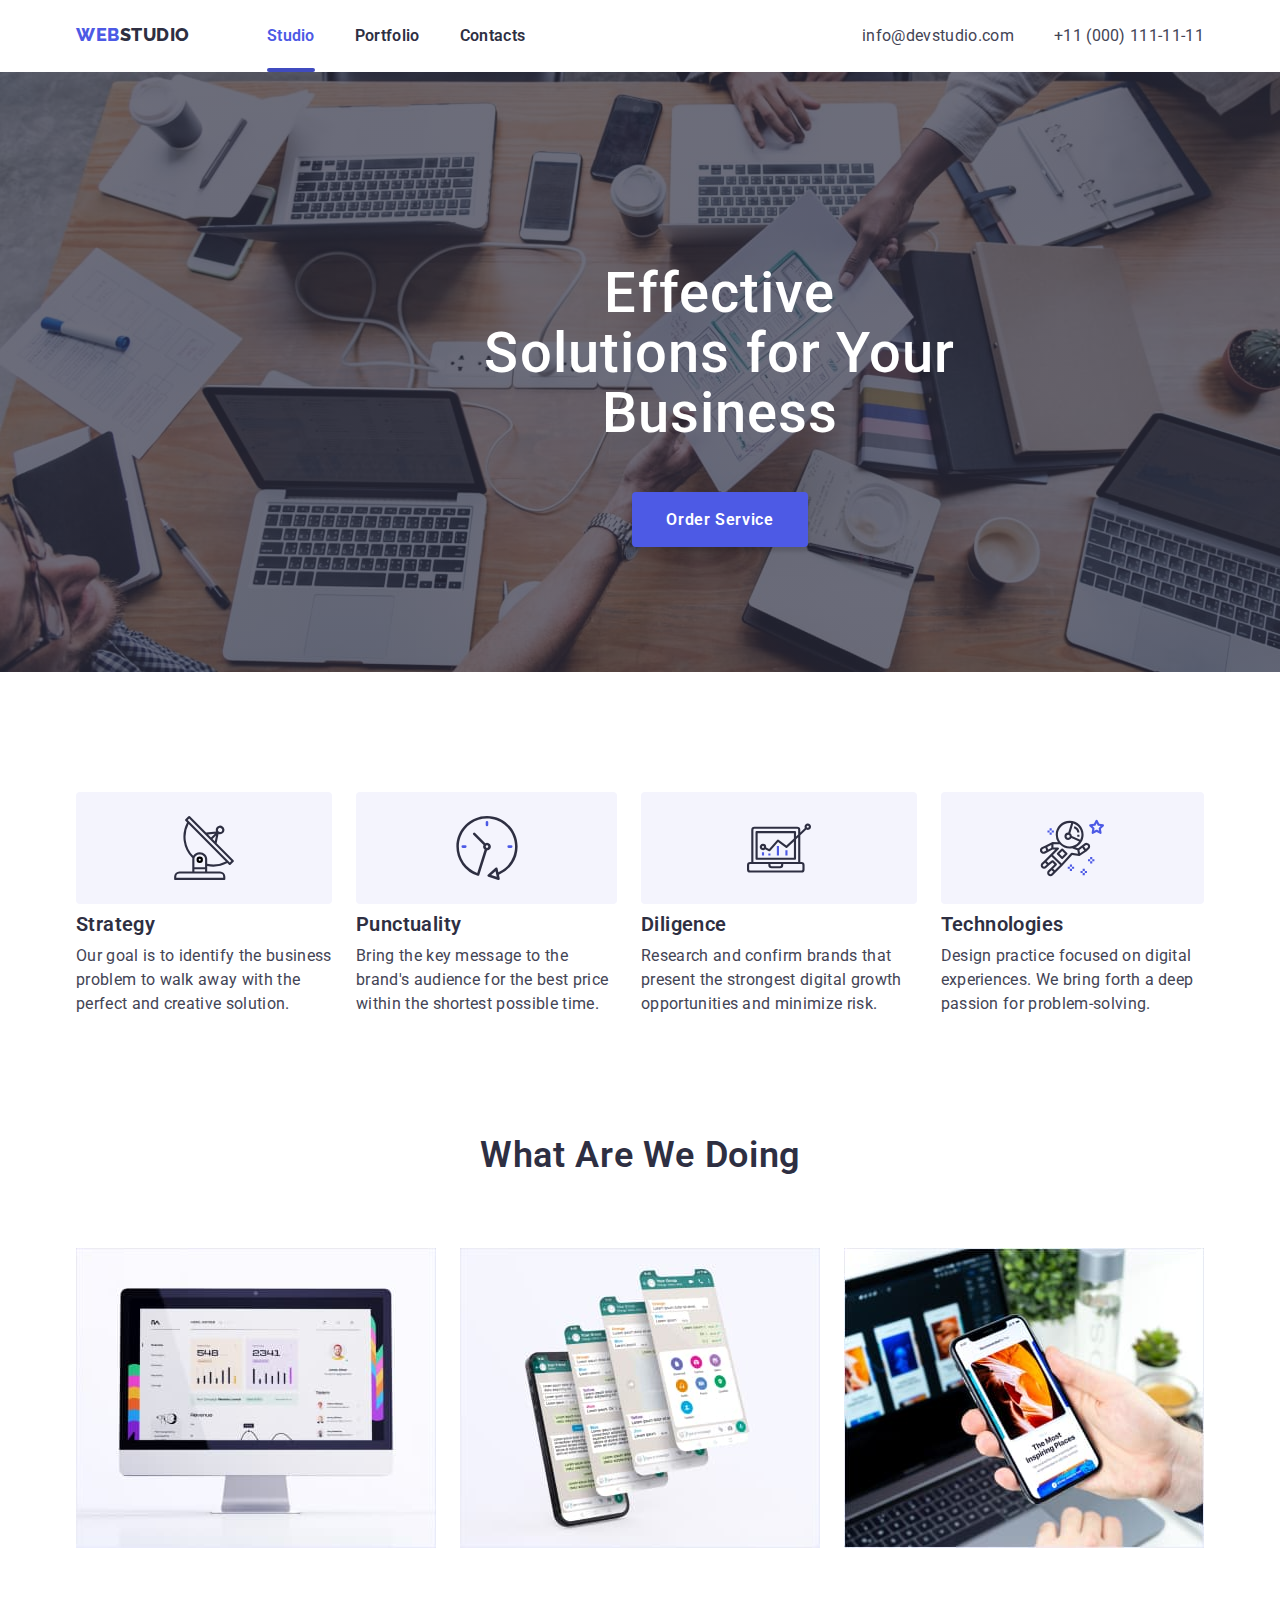
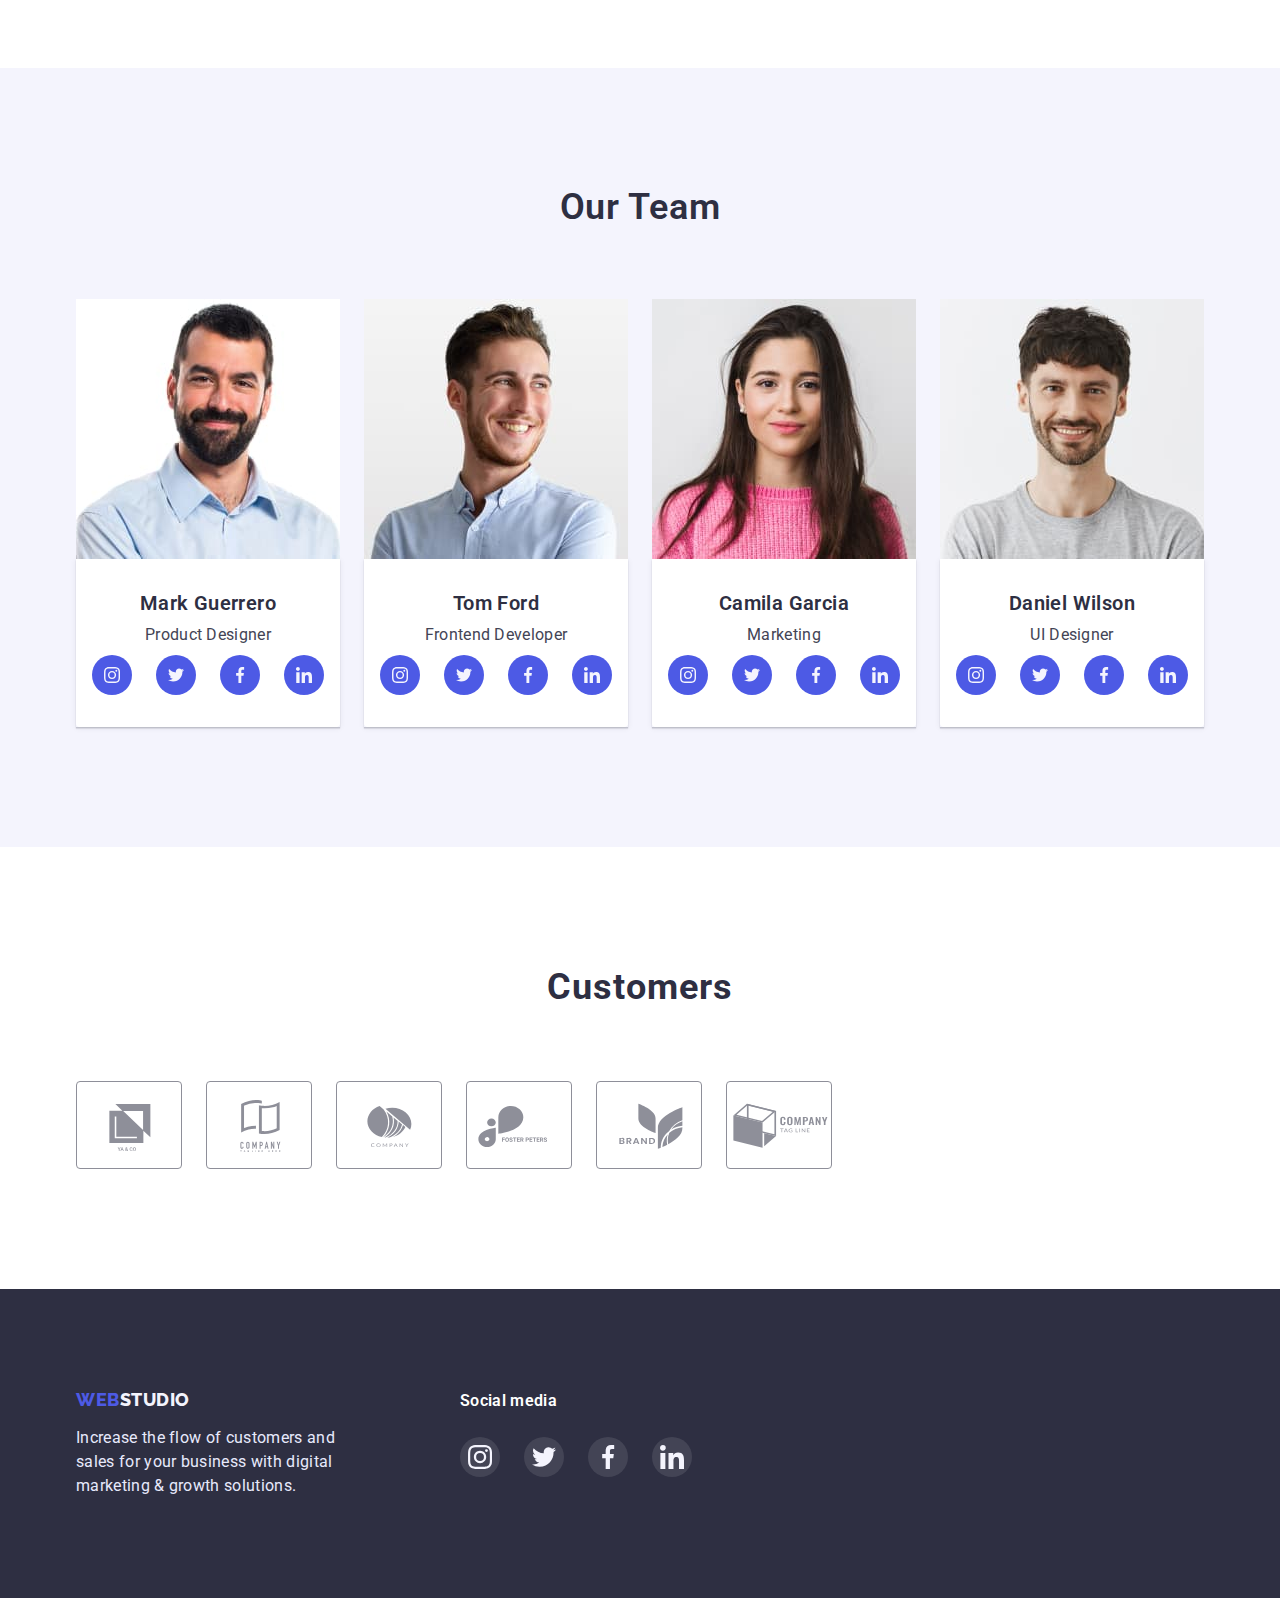
<file: index.html>
<!DOCTYPE html>
<html lang="en">
  <head>
    <meta charset="UTF-8" />
    <meta http-equiv="X-UA-Compatible" content="IE=edge" />
    <meta name="viewport" content="width=device-width, initial-scale=1.0" />
    <title>Document</title>
    <link rel="preconnect" href="https://fonts.googleapis.com" />
    <link rel="preconnect" href="https://fonts.gstatic.com" crossorigin />
    <link
      href="https://fonts.googleapis.com/css2?family=Raleway:wght@700&family=Roboto:wght@400;500;700;900&display=swap"
      rel="stylesheet"
    />
    <link
      rel="stylesheet"
      href="https://cdnjs.cloudflare.com/ajax/libs/modern-normalize/1.1.0/modern-normalize.min.css"
    />
    <link rel="stylesheet" href="./css/styles.css" />
  </head>
  <body>
    <header class="head">
      <div class="container">
        <div class="header">
          <nav class="site-nav">
            <a href="" class="logo"><span class="logo-span">Web</span>Studio</a>
            <ul class="site-nav-list list">
              <li class="site-nav-item">
                <a href="./index.html" class="link current">Studio</a>
              </li>
              <li class="site-nav-item">
                <a href="./portfolio.html" class="link">Portfolio</a>
              </li>
              <li class="site-nav-item">
                <a href="" class="link">Contacts</a>
              </li>
            </ul>
          </nav>
          <ul class="contacts-list list">
            <li class="contacts-item">
              <a href="mailto:info@devstudio.com" class="link"
                >info@devstudio.com</a
              >
            </li>
            <li class="contacts-item">
              <a href="tel:+110001111111" class="link">+11 (000) 111-11-11</a>
            </li>
          </ul>
        </div>
      </div>
    </header>
    <main>
      <section class="hero">
        <h1 class="heading-hero">Effective Solutions for Your Business</h1>
        <button type="button" class="buttons" data-modal-open>Order Service</button>
      </section>
      <section class="features section">
        <div class="container">
          <h2 class="visually-hidden">Our features</h2>
          <ul class="features-list list">
            <li class="features-item">
              <div class="features-icon">
                <svg class="button-icon" width="64" height="64">
                  <use href="./images/icons.svg#antenna"></use>
                </svg>
              </div>
              <h3>Strategy</h3>
              <p class="paragraph">
                Our goal is to identify the business problem to walk away with
                the perfect and creative solution.
              </p>
            </li>
            <li class="features-item">
              <div class="features-icon">
                <svg class="button-icon" width="64" height="64">
                  <use href="./images/icons.svg#icon-clock-1"></use>
                </svg>
              </div>
              <h3>Punctuality</h3>
              <p class="paragraph">
                Bring the key message to the brand's audience for the best price
                within the shortest possible time.
              </p>
            </li>
            <li class="features-item">
              <div class="features-icon">
                <svg class="button-icon" width="64" height="64">
                  <use href="./images/icons.svg#icon-diagram-1"></use>
                </svg>
              </div>
              <h3>Diligence</h3>
              <p class="paragraph">
                Research and confirm brands that present the strongest digital
                growth opportunities and minimize risk.
              </p>
            </li>
            <li class="features-item">
              <div class="features-icon">
                <svg class="button-icon" width="64" height="64">
                  <use href="./images/icons.svg#icon-astronaut-1"></use>
                </svg>
              </div>
              <h3>Technologies</h3>
              <p class="paragraph">
                Design practice focused on digital experiences. We bring forth a
                deep passion for problem-solving.
              </p>
            </li>
          </ul>
        </div>
      </section>
      <section class="activity section">
        <div class="container">
          <h2 class="activity-heading">What are we doing</h2>
          <ul class="activity-list list">
            <li class="activity-item">
              <img
                src="./images/img-1.jpg"
                alt="monitor"
                width="360"
                height="300"
              />
            </li>
            <li class="activity-item">
              <img
                src="./images/img-2.jpg"
                alt="phone screens"
                width="360"
                height="300"
              />
            </li>
            <li class="activity-item">
              <img
                src="./images/img-3.jpg"
                alt="phone in hand"
                width="360"
                height="300"
              />
            </li>
          </ul>
        </div>
      </section>
      <section class="team section">
        <div class="container">
          <h2 class="team-heading">Our Team</h2>
          <ul class="team-list list">
            <li class="team-item">
              <img
                src="./images/img-4.jpg"
                alt="first team member"
                width="264"
                height="260"
              />
              <div class="team-grouping">
                <h3 class="team-heading-item">Mark Guerrero</h3>
                <p class="paragraph">Product Designer</p>
                <ul class="team-list-icon list">
                  <li class="list-icon-item">
                    <a href="" class="link-icon">
                      <svg class="icon-item" width="16" height="16">
                        <use href="./images/icons.svg#icon-instagram-2"></use>
                      </svg>
                    </a>
                  </li>
                  <li class="list-icon-item">
                    <a href="" class="link-icon">
                      <svg class="icon-item" width="16" height="16">
                        <use href="./images/icons.svg#icon-twitter-1"></use>
                      </svg>
                    </a>
                  </li>
                  <li class="list-icon-item">
                    <a href="" class="link-icon">
                      <svg class="icon-item" width="16" height="16">
                        <use href="./images/icons.svg#icon-facebook-1"></use>
                      </svg>
                    </a>
                  </li>
                  <li class="list-icon-item">
                    <a href="" class="link-icon">
                      <svg class="icon-item" width="16" height="16">
                        <use href="./images/icons.svg#icon-linkedin-1"></use>
                      </svg>
                    </a>
                  </li>
                </ul>
              </div>
            </li>
            <li class="team-item">
              <img
                src="./images/img-5.jpg"
                alt="second team member"
                width="264"
                height="260"
              />
              <div class="team-grouping">
                <h3 class="team-heading-item">Tom Ford</h3>
                <p class="paragraph">Frontend Developer</p>
                <ul class="team-list-icon list">
                  <li class="list-icon-item">
                    <a href="" class="link-icon">
                      <svg class="icon-item" width="16" height="16">
                        <use href="../images/icons.svg#icon-instagram-2"></use>
                      </svg>
                    </a>
                  </li>
                  <li class="list-icon-item">
                    <a href="" class="link-icon">
                      <svg class="icon-item" width="16" height="16">
                        <use href="./images/icons.svg#icon-twitter-1"></use>
                      </svg>
                    </a>
                  </li>
                  <li class="list-icon-item">
                    <a href="" class="link-icon">
                      <svg class="icon-item" width="16" height="16">
                        <use href="./images/icons.svg#icon-facebook-1"></use>
                      </svg>
                    </a>
                  </li>
                  <li class="list-icon-item">
                    <a href="" class="link-icon">
                      <svg class="icon-item" width="16" height="16">
                        <use href="./images/icons.svg#icon-linkedin-1"></use>
                      </svg>
                    </a>
                  </li>
                </ul>
              </div>
            </li>
            <li class="team-item">
              <img
                src="./images/img-6.jpg"
                alt="third team member"
                width="264"
                height="260"
              />
              <div class="team-grouping">
                <h3 class="team-heading-item">Camila Garcia</h3>
                <p class="paragraph">Marketing</p>
                <ul class="team-list-icon list">
                  <li class="list-icon-item">
                    <a href="" class="link-icon">
                      <svg class="icon-item" width="16" height="16">
                        <use href="./images/icons.svg#icon-instagram-2"></use>
                      </svg>
                    </a>
                  </li>
                  <li class="list-icon-item">
                    <a href="" class="link-icon">
                      <svg class="icon-item" width="16" height="16">
                        <use href="./images/icons.svg#icon-twitter-1"></use>
                      </svg>
                    </a>
                  </li>
                  <li class="list-icon-item">
                    <a href="" class="link-icon">
                      <svg class="icon-item" width="16" height="16">
                        <use href="./images/icons.svg#icon-facebook-1"></use>
                      </svg>
                    </a>
                  </li>
                  <li class="list-icon-item">
                    <a href="" class="link-icon">
                      <svg class="icon-item" width="16" height="16">
                        <use href="./images/icons.svg#icon-linkedin-1"></use>
                      </svg>
                    </a>
                  </li>
                </ul>
              </div>
            </li>
            <li class="team-item">
              <img
                src="./images/img-7.jpg"
                alt="fourth team member"
                width="264"
                height="260"
              />
              <div class="team-grouping">
                <h3 class="team-heading-item">Daniel Wilson</h3>
                <p class="paragraph">UI Designer</p>
                <ul class="team-list-icon list">
                  <li class="list-icon-item">
                    <a href="" class="link-icon">
                      <svg class="icon-item" width="16" height="16">
                        <use href="./images/icons.svg#icon-instagram-2"></use>
                      </svg>
                    </a>
                  </li>
                  <li class="list-icon-item">
                    <a href="" class="link-icon">
                      <svg class="icon-item" width="16" height="16">
                        <use href="./images/icons.svg#icon-twitter-1"></use>
                      </svg>
                    </a>
                  </li>
                  <li class="list-icon-item">
                    <a href="" class="link-icon">
                      <svg class="icon-item" width="16" height="16">
                        <use href="./images/icons.svg#icon-facebook-1"></use>
                      </svg>
                    </a>
                  </li>
                  <li class="list-icon-item">
                    <a href="" class="link-icon">
                      <svg class="icon-item" width="16" height="16">
                        <use href="./images/icons.svg#icon-linkedin-1"></use>
                      </svg>
                    </a>
                  </li>
                </ul>
              </div>
            </li>
          </ul>
        </div>
      </section>
      <section class="clients section">
        <div class="container">
          <h2 class="clients-heading">Customers</h2>
          <ul class="clients-list list">
            <li class="clients-list-item">
              <a href="" class="clients-list-link">
                <svg class="icon-logo" width="104" height="56">
                  <use href="./images/icons.svg#icon-Logo"></use>
                </svg>
              </a>
            </li>
            <li class="clients-list-item">
              <a href="" class="clients-list-link">
                <svg class="icon-logo" width="104" height="56">
                  <use href="./images/icons.svg#icon-Logo-1"></use>
                </svg>
              </a>
            </li>
            <li class="clients-list-item">
              <a href="" class="clients-list-link">
                <svg class="icon-logo" width="104" height="56">
                  <use href="./images/icons.svg#icon-Logo-2"></use>
                </svg>
              </a>
            </li>
            <li class="clients-list-item">
              <a href="" class="clients-list-link">
                <svg class="icon-logo" width="104" height="56">
                  <use href="./images/icons.svg#icon-Logo-3"></use>
                </svg>
              </a>
            </li>
            <li class="clients-list-item">
              <a href="" class="clients-list-link">
                <svg class="icon-logo" width="104" height="56">
                  <use href="./images/icons.svg#icon-Logo-4"></use>
                </svg>
              </a>
            </li>
            <li class="clients-list-item">
              <a href="" class="clients-list-link">
                <svg class="icon-logo" width="104" height="56">
                  <use href="./images/icons.svg#icon-Logo-5"></use>
                </svg>
              </a>
            </li>
          </ul>
        </div>
      </section>
    </main>
    <footer class="page-footer">
      <div class="container footer">
        <div class="logo-block">
          <a href="" class="logo"><span class="logo-span">Web</span>Studio</a>
          <p>
            Increase the flow of customers and sales for your business with
            digital marketing & growth solutions.
          </p>
        </div>
        <div>
          <h3 class="footer-heading">Social media</h3>
          <ul class="footer-list list">
            <li class="footer-list-item">
              <a href="" class="footer-link link">
                <svg width="24" height="24">
                  <use href="./images/icons.svg#icon-instagram-2"></use>
                </svg>
              </a>
            </li>
            <li class="footer-list-item">
              <a href="" class="footer-link link">
                <svg width="24" height="24">
                  <use href="./images/icons.svg#icon-twitter-1"></use>
                </svg>
              </a>
            </li>
            <li class="footer-list-item">
              <a href="" class="footer-link link">
                <svg width="24" height="24">
                  <use href="./images/icons.svg#icon-facebook-1"></use>
                </svg>
              </a>
            </li>
            <li class="footer-list-item">
              <a href="" class="footer-link link">
                <svg width="24" height="24">
                  <use href="./images/icons.svg#icon-linkedin-1"></use>
                </svg>
              </a>
            </li>
          </ul>
        </div>
      </div>
    </footer>
    <div class="backdrop is-hidden" data-modal>
      <div class="modal">
        <button class="close-modal buttons" data-modal-close>
          <svg class="modal-icon" width="24" height="24">
            <use href="./images/icons.svg#close"></use>
          </svg>
        </button>
      </div>
    </div>
    <script src="./js/modal.js"></script>
  </body>
</html>
</file>
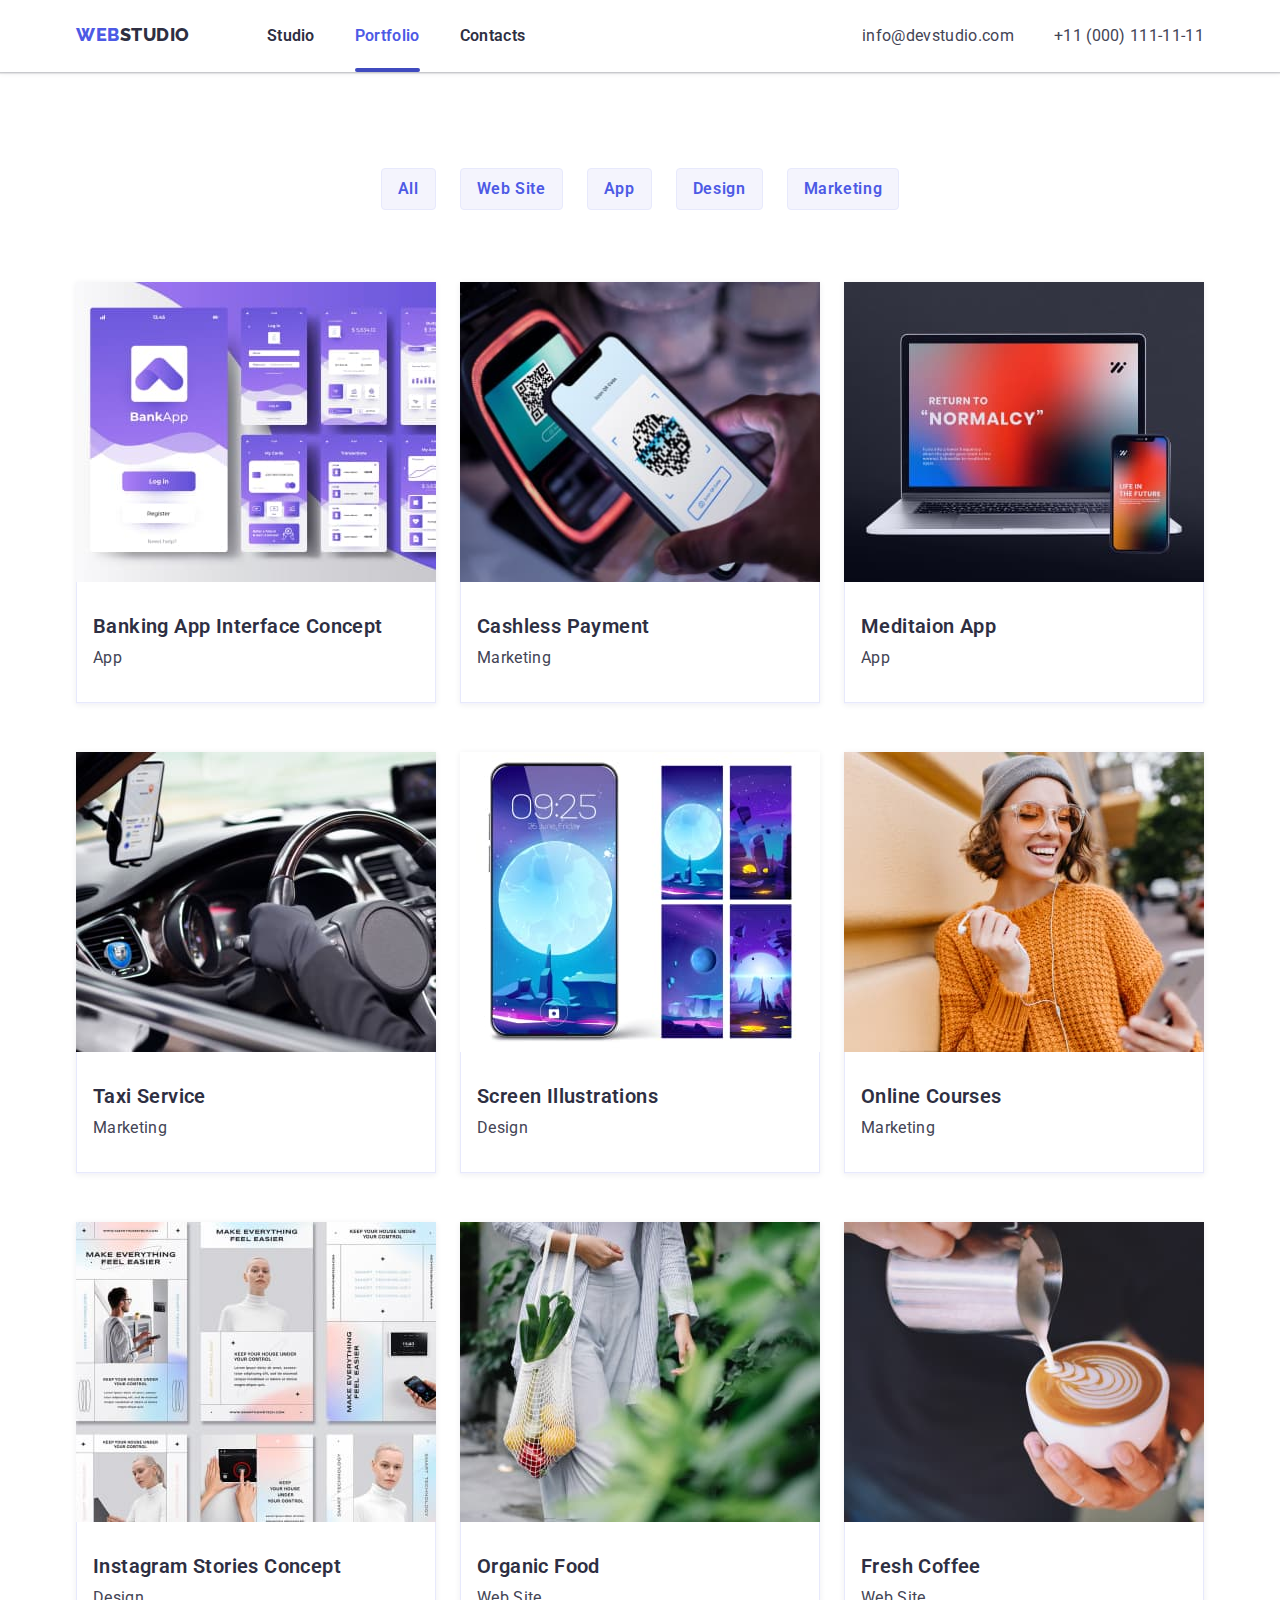
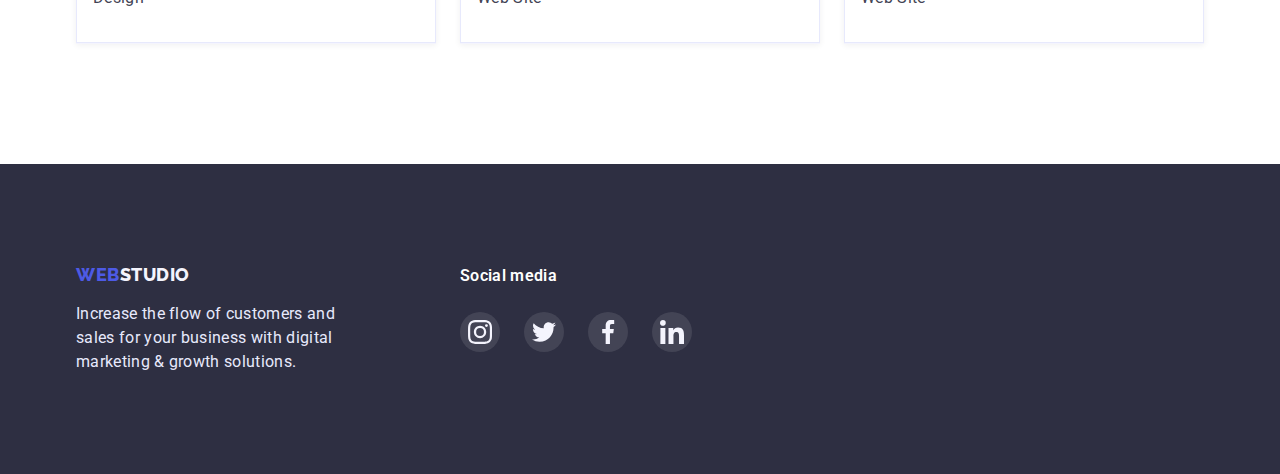
<file: portfolio.html>
<!DOCTYPE html>
<html lang="en">
  <head>
    <meta charset="UTF-8" />
    <meta http-equiv="X-UA-Compatible" content="IE=edge" />
    <meta name="viewport" content="width=device-width, initial-scale=1.0" />
    <title>Document</title>
    <link rel="preconnect" href="https://fonts.googleapis.com" />
    <link rel="preconnect" href="https://fonts.gstatic.com" crossorigin />
    <link
      href="https://fonts.googleapis.com/css2?family=Raleway:wght@700&family=Roboto:wght@400;500;700;900&display=swap"
      rel="stylesheet"
    />
    <link
      rel="stylesheet"
      href="https://cdnjs.cloudflare.com/ajax/libs/modern-normalize/1.1.0/modern-normalize.min.css"
    />
    <link rel="stylesheet" href="./css/styles.css" />
  </head>
  <body>
    <header class="head">
      <div class="container">
        <div class="header">
          <nav class="site-nav">
            <a href="" class="logo"><span class="logo-span">Web</span>Studio</a>
            <ul class="site-nav-list list">
              <li class="site-nav-item">
                <a href="./index.html" class="link">Studio</a>
              </li>
              <li class="site-nav-item">
                <a href="./portfolio.html" class="link current">Portfolio</a>
              </li>
              <li class="site-nav-item">
                <a href="" class="link">Contacts</a>
              </li>
            </ul>
          </nav>
          <ul class="contacts-list list">
            <li class="contacts-item">
              <a href="mailto:info@devstudio.com" class="link"
                >info@devstudio.com</a
              >
            </li>
            <li class="contacts-item">
              <a href="tel:+110001111111" class="link">+11 (000) 111-11-11</a>
            </li>
          </ul>
        </div>
      </div>
    </header>
    <main>
      <section class="gallery section">
        <div class="container">
          <h1 class="visually-hidden">Our works</h1>
          <ul class="button-list list">
            <li class="button-item">
              <button type="button" class="buttons">All</button>
            </li>
            <li class="button-item">
              <button type="button" class="buttons">Web Site</button>
            </li>
            <li class="button-item">
              <button type="button" class="buttons">App</button>
            </li>
            <li class="button-item">
              <button type="button" class="buttons">Design</button>
            </li>
            <li class="button-item">
              <button type="button" class="buttons">Marketing</button>
            </li>
          </ul>
          <ul class="projects-list list">
            <li class="projects-item">
              <a href="" class="projects-link">
                <div class="overlay">
                  <img
                    src="./images/img-p-1.jpg"
                    alt="interface concept"
                    width="360"
                    height="300"
                  />
                  <p class="overlay-paragraph">
                    14 Stylish and User-Friendly App Design Concepts · Task
                    Manager App · Calorie Tracker App · Exotic Fruit Ecommerce
                    App · Cloud Storage App
                  </p>
                </div>
                <div class="gallery-grouping">
                  <h2>Banking App Interface Concept</h2>
                  <p>App</p>
                </div>
              </a>
            </li>
            <li class="projects-item">
              <a href="" class="projects-link">
                <div class="overlay">
                  <img
                    src="./images/img-p-2.jpg"
                    alt="cashless payment"
                    width="360"
                    height="300"
                  />
                  <p class="overlay-paragraph">
                    14 Stylish and User-Friendly App Design Concepts · Task
                    Manager App · Calorie Tracker App · Exotic Fruit Ecommerce
                    App · Cloud Storage App
                  </p>
                </div>
                <div class="gallery-grouping">
                  <h2>Cashless Payment</h2>
                  <p>Marketing</p>
                </div>
              </a>
            </li>
            <li class="projects-item">
              <a href="" class="projects-link">
                <div class="overlay">
                  <img
                    src="./images/img-p-3.jpg"
                    alt="laptop with phone"
                    width="360"
                    height="300"
                  />
                  <p class="overlay-paragraph">
                    14 Stylish and User-Friendly App Design Concepts · Task
                    Manager App · Calorie Tracker App · Exotic Fruit Ecommerce
                    App · Cloud Storage App
                  </p>
                </div>
                <div class="gallery-grouping">
                  <h2>Meditaion App</h2>
                  <p>App</p>
                </div>
              </a>
            </li>
            <li class="projects-item">
              <a href="" class="projects-link">
                <div class="overlay">
                  <img
                    src="./images/img-p-4.jpg"
                    alt="car dashboard"
                    width="360"
                    height="300"
                  />
                  <p class="overlay-paragraph">
                    14 Stylish and User-Friendly App Design Concepts · Task
                    Manager App · Calorie Tracker App · Exotic Fruit Ecommerce
                    App · Cloud Storage App
                  </p>
                </div>
                <div class="gallery-grouping">
                  <h2>Taxi Service</h2>
                  <p>Marketing</p>
                </div>
              </a>
            </li>
            <li class="projects-item">
              <a href="" class="projects-link">
                <div class="overlay">
                  <img
                    src="./images/img-p-5.jpg"
                    alt="screen illustrations"
                    width="360"
                    height="300"
                  />
                  <p class="overlay-paragraph">
                    14 Stylish and User-Friendly App Design Concepts · Task
                    Manager App · Calorie Tracker App · Exotic Fruit Ecommerce
                    App · Cloud Storage App
                  </p>
                </div>
                <div class="gallery-grouping">
                  <h2>Screen Illustrations</h2>
                  <p>Design</p>
                </div>
              </a>
            </li>
            <li class="projects-item">
              <a href="" class="projects-link">
                <div class="overlay">
                  <img
                    src="./images/img-p-6.jpg"
                    alt="girl in headphones"
                    width="360"
                    height="300"
                  />
                  <p class="overlay-paragraph">
                    14 Stylish and User-Friendly App Design Concepts · Task
                    Manager App · Calorie Tracker App · Exotic Fruit Ecommerce
                    App · Cloud Storage App
                  </p>
                </div>
                <div class="gallery-grouping">
                  <h2>Online Courses</h2>
                  <p>Marketing</p>
                </div>
              </a>
            </li>
            <li class="projects-item">
              <a href="" class="projects-link">
                <div class="overlay">
                  <img
                    src="./images/img-p-7.jpg"
                    alt="instagram stories concept"
                    width="360"
                    height="300"
                  />
                  <p class="overlay-paragraph">
                    14 Stylish and User-Friendly App Design Concepts · Task
                    Manager App · Calorie Tracker App · Exotic Fruit Ecommerce
                    App · Cloud Storage App
                  </p>
                </div>
                <div class="gallery-grouping">
                  <h2>Instagram Stories Concept</h2>
                  <p>Design</p>
                </div>
              </a>
            </li>
            <li class="projects-item">
              <a href="" class="projects-link">
                <div class="overlay">
                  <img
                    src="./images/img-p-8.jpg"
                    alt="organic food"
                    width="360"
                    height="300"
                  />
                  <p class="overlay-paragraph">
                    14 Stylish and User-Friendly App Design Concepts · Task
                    Manager App · Calorie Tracker App · Exotic Fruit Ecommerce
                    App · Cloud Storage App
                  </p>
                </div>
                <div class="gallery-grouping">
                  <h2>Organic Food</h2>
                  <p>Web Site</p>
                </div>
              </a>
            </li>
            <li class="projects-item">
              <a href="" class="projects-link">
                <div class="overlay">
                  <img
                    src="./images/img-p-9.jpg"
                    alt="cup of fresh coffee"
                    width="360"
                    height="300"
                  />
                  <p class="overlay-paragraph">
                    14 Stylish and User-Friendly App Design Concepts · Task
                    Manager App · Calorie Tracker App · Exotic Fruit Ecommerce
                    App · Cloud Storage App
                  </p>
                </div>
                <div class="gallery-grouping">
                  <h2>Fresh Coffee</h2>
                  <p>Web Site</p>
                </div>
              </a>
            </li>
          </ul>
        </div>
      </section>
    </main>
    <footer class="page-footer">
      <div class="container footer">
        <div class="logo-block">
          <a href="" class="logo"><span class="logo-span">Web</span>Studio</a>
          <p>
            Increase the flow of customers and sales for your business with
            digital marketing & growth solutions.
          </p>
        </div>
        <div>
          <h3 class="footer-heading">Social media</h3>
          <ul class="footer-list list">
            <li class="footer-list-item">
              <a href="" class="footer-link link">
                <svg width="24" height="24">
                  <use href="./images/icons.svg#icon-instagram-2"></use>
                </svg>
              </a>
            </li>
            <li class="footer-list-item">
              <a href="" class="footer-link link">
                <svg width="24" height="24">
                  <use href="./images/icons.svg#icon-twitter-1"></use>
                </svg>
              </a>
            </li>
            <li class="footer-list-item">
              <a href="" class="footer-link link">
                <svg width="24" height="24">
                  <use href="./images/icons.svg#icon-facebook-1"></use>
                </svg>
              </a>
            </li>
            <li class="footer-list-item">
              <a href="" class="footer-link link">
                <svg width="24" height="24">
                  <use href="./images/icons.svg#icon-linkedin-1"></use>
                </svg>
              </a>
            </li>
          </ul>
        </div>
      </div>
    </footer>
  </body>
</html>
</file>
<file: css/styles.css>
/*base styles*/
:root {
  --primary-text-color: #434455;
  --secondary-color: #2e2f42;
  --primary-white-color: #ffffff;
  --background-our-team-buttons: #f4f4fd;
  --accent-color: #4d5ae5;
  --footer-color: #e7e9fc;
  --secondary-accent-color: #404bbf;
}

body {
  font-family: "Roboto", sans-serif;
  color: var(--primary-text-color);
  background-color: var(--primary-white-color);
}

ul {
  margin: 0;
  padding: 0;
}

p,
h1,
h2,
h3 {
  margin: 0;
}

.container {
  width: 1158px;
  margin-left: auto;
  margin-right: auto;
  padding-left: 15px;
  padding-right: 15px;
}

.visually-hidden {
  position: absolute;
  white-space: nowrap;
  width: 1px;
  height: 1px;
  overflow: hidden;
  border: 0;
  padding: 0;
  clip: rect(0 0 0 0);
  clip-path: inset(50%);
  margin: -1px;
}

.list {
  list-style: none;
}

a {
  text-decoration: none;
  color: inherit;
}

.buttons {
  font-family: inherit;
  cursor: pointer;
}

.link:hover,
.link:focus {
  color: var(--accent-color);
}

.list img {
  display: block;
  width: 100%;
  height: auto;
}

/*header*/
.head {
  box-shadow: 0px 2px 1px rgba(46, 47, 66, 0.08),
    0px 1px 1px rgba(46, 47, 66, 0.16), 0px 1px 6px rgba(46, 47, 66, 0.08);
}
.header {
  display: flex;
  align-items: center;
}

.logo {
  font-family: "Raleway", sans-serif;
  font-weight: 800;
  font-size: 18px;
  line-height: 1.2;
  letter-spacing: 0.03em;
  text-transform: uppercase;
  color: var(--secondary-color);
  margin-right: 77px;
  padding-top: 24px;
  padding-bottom: 24px;
  display: block;
}

.logo-span {
  color: var(--accent-color);
}

/*main nav*/
.site-nav {
  display: flex;
}

.site-nav-list {
  font-weight: 600;
  font-size: 16px;
  line-height: 1.5;
  letter-spacing: 0.02em;
  color: var(--secondary-color);
  display: flex;
}

.site-nav-item {
  position: relative;
}

.site-nav-item:not(:last-child) {
  margin-right: 40px;
}

.site-nav-list .link,
.contacts-list .link {
  padding-top: 24px;
  padding-bottom: 24px;
  display: block;

  transition: color 250ms cubic-bezier(0.4, 0, 0.2, 1);
}

.site-nav-item .link.current::after {
  content: "";
  position: absolute;
  left: 0;
  bottom: 0;

  display: block;
  width: 100%;
  height: 4px;
  border-radius: 2px;

  background-color: var(--secondary-accent-color);
}

.site-nav-item .link.current {
  color: var(--accent-color);
}

/*contacts*/
.contacts-list {
  line-height: 1.5;
  letter-spacing: 0.02em;
  display: flex;
  margin-left: auto;
}


.contacts-item:not(:last-child) {
  margin-right: 40px;
}

/*index.html*/
.hero {
  height: 600px;
  width: 1440px;
  padding-top: 192px;
  margin-right: auto;
  margin-left: auto;

  text-align: center;
  background-color: var(--secondary-color);
  background-image: linear-gradient(
      to right,
      rgba(46, 47, 66, 0.7),
      rgba(46, 47, 66, 0.7)
    ),
    url(../images/people-office\ 1.jpg);
  background-repeat: no-repeat;
  background-size: cover;
  background-position: center;
}

.heading-hero {
  width: 492px;
  margin-left: auto;
  margin-right: auto;
  font-weight: 500;
  font-size: 56px;
  line-height: 1.07;
  text-align: center;
  letter-spacing: 0.02em;
  color: var(--primary-white-color);
}

.hero .buttons {
  margin-left: auto;
  margin-right: auto;
  margin-top: 48px;
  padding: 16px 32px;
  border-color: transparent;
  border-radius: 4px;

  font-weight: 600;
  font-size: 16px;
  line-height: 1.2;
  letter-spacing: 0.04em;

  color: var(--primary-white-color);
  background-color: var(--accent-color);
  box-shadow: 0px 4px 4px rgba(0, 0, 0, 0.15);

  transition: background-color 250ms cubic-bezier(0.4, 0, 0.2, 1),
    box-shadow 250ms cubic-bezier(0.4, 0, 0.2, 1);
}

.hero .buttons:hover,
.hero .buttons:focus {
  background-color: var(--secondary-accent-color);
  box-shadow: 0px 4px 4px rgba(0, 0, 0, 0.15);
}

.section {
  padding-top: 120px;
  padding-bottom: 120px;
}

.features-icon {
  padding: 0;
  border: none;
  margin-bottom: 8px;
  height: 112px;
  background-color: var(--background-our-team-buttons);
  border-radius: 4px;
  display: flex;
  justify-content: center;
  align-items: center;
}

.features-list {
  display: flex;
}

.features-item:not(:last-child) {
  margin-right: 24px;
}

.features-list h3 {
  margin-bottom: 8px;
  font-weight: 600;
  font-size: 20px;
  line-height: 1.2;
  letter-spacing: 0.02em;
  color: var(--secondary-color);
}

.features-list p {
  font-size: 16px;
  line-height: 1.5;
  letter-spacing: 0.02em;
  color: var(--primary-text-color);
}

.activity {
  padding-top: 0;
}

.activity-list {
  display: flex;
  margin-top: 72px;
}

.activity-heading {
  font-weight: 600;
  font-size: 36px;
  line-height: 1.1;
  text-align: center;
  letter-spacing: 0.02em;
  text-transform: capitalize;
  color: var(--secondary-color);
}

.activity-item:not(:last-child) {
  margin-right: 24px;
}

.team {
  background-color: var(--background-our-team-buttons);
}

.team-list {
  display: flex;
  margin-top: 72px;
}

.team-heading {
  font-weight: 600;
  font-size: 36px;
  line-height: 1.1;
  text-align: center;
  letter-spacing: 0.02em;
  text-transform: capitalize;
  color: var(--secondary-color);
}

.team-item {
  border-radius: 0px 0px 4px 4px;
  background-color: var(--primary-white-color);
}

.team-grouping {
  padding-top: 32px;
  padding-bottom: 32px;
  box-shadow: 0px 1px 6px rgba(46, 47, 66, 0.08),
    0px 1px 1px rgba(46, 47, 66, 0.16), 0px 2px 1px rgba(46, 47, 66, 0.08);
}

.team-list h3 {
  margin-bottom: 8px;
  font-weight: 600;
  font-size: 20px;
  line-height: 1.2;
  text-align: center;
  letter-spacing: 0.02em;
  color: var(--secondary-color);
}

.team-list p {
  margin-bottom: 8px;
  font-size: 16px;
  line-height: 1.5;
  text-align: center;
  letter-spacing: 0.02em;
  color: var(--primary-text-color);
}

.team-item:not(:last-child) {
  margin-right: 24px;
}
.team-list-icon {
  display: flex;
  justify-content: center;
  align-items: center;
}

.list-icon-item:not(:last-child) {
  margin-right: 24px;
}

.link-icon {
  width: 40px;
  height: 40px;
  border-radius: 50%;
  background-color: var(--accent-color);
  display: flex;
  align-items: center;
  justify-content: center;

  transition: background-color 250ms cubic-bezier(0.4, 0, 0.2, 1);
}

.link-icon:hover,
.link-icon:focus {
  background-color: var(--secondary-accent-color);
}

.clients-list-link {
  height: 88px;
  border: 1px solid #8e8f99;
  border-radius: 4px;
  display: flex;
  align-items: center;
  justify-content: center;
  fill: #8e8f99;

  transition: fill 250ms cubic-bezier(0.4, 0, 0.2, 1),
              border-color 250ms cubic-bezier(0.4, 0, 0.2, 1);
}

.clients-list-link:hover,
.clients-list-link:focus {
  fill: var(--accent-color);
  border-color: var(--accent-color);
}

.clients-heading {
  margin-bottom: 72px;
  font-weight: 700;
  font-size: 36px;
  line-height: 1, 16;
  text-align: center;
  letter-spacing: 0.03em;
  color: var(--secondary-color);
}

.clients-list {
  display: flex;
}

.clients-list-item {
  width: calc((100%-120px) / 6);
}

.clients-list-item:not(:last-child) {
  margin-right: 24px;
}

/*footer*/
.page-footer {
  background-color: var(--secondary-color);
  padding-top: 100px;
  padding-bottom: 100px;
}

.footer {
  display: flex;
}

.logo-block {
  width: 264px;
  margin-right: 120px;
}

footer .logo {
  color: var(--background-our-team-buttons);
}

.page-footer .logo {
  padding: 0;
}

.page-footer p {
  font-size: 16px;
  line-height: 1.5;
  letter-spacing: 0.02em;
  color: var(--footer-color);
  margin-top: 16px;
}

.footer-heading {
  margin-bottom: 24px;
  font-weight: 600;
  font-size: 16px;
  line-height: 1.5;
  letter-spacing: 0.02em;
  color: var(--primary-white-color);
}

.footer-list {
  display: flex;
}

.footer-list-item:not(:last-child) {
  margin-right: 24px;
}

.footer-link {
  width: 40px;
  height: 40px;
  border-radius: 50%;
  background-color: rgba(255, 255, 255, 0.1);
  display: flex;
  align-items: center;
  justify-content: center;

  transition: background-color 250ms cubic-bezier(0.4, 0, 0.2, 1);
}

.footer-link:hover,
.footer-link:focus {
  background-color: #31d0aa;
}

/*portfolio.html*/
.gallery {
  padding-top: 96px;
}

.gallery-grouping {
  padding-top: 32px;
  padding-bottom: 32px;
  padding-left: 16px;
  border-bottom: 1px solid #e7e9fc;
  border-left: 1px solid #e7e9fc;
  border-right: 1px solid #e7e9fc;
}

.gallery .button-list {
  display: flex;
  justify-content: center;
}

.button-item:not(:last-child) {
  margin-right: 24px;
}

.button-list .buttons {
  padding: 8px 16px;
  border: 1px solid #e7e9fc;
  border-radius: 4px;

  font-weight: 600;
  font-size: 16px;
  line-height: 1.5;
  text-align: center;
  letter-spacing: 0.04em;

  color: var(--accent-color);
  background-color: var(--background-our-team-buttons);

  transition: background-color 250ms cubic-bezier(0.4, 0, 0.2, 1),
    color 250ms cubic-bezier(0.4, 0, 0.2, 1),
    border 250ms cubic-bezier(0.4, 0, 0.2, 1),
    box-shadow 250ms cubic-bezier(0.4, 0, 0.2, 1);
}

.button-list .buttons:hover,
.button-list .buttons:focus {
  border: 1px solid var(--accent-color);

  color: var(--primary-white-color);
  background-color: var(--accent-color);

  box-shadow: 0px 4px 4px rgba(0, 0, 0, 0.15);
}

.projects-list {
  display: flex;
  flex-wrap: wrap;
  margin-top: 72px;
}

.projects-item:not(:nth-child(3n)) {
  margin-right: 24px;
}
.projects-item:not(:nth-last-child(-n + 3)) {
  margin-bottom: 48px;
}

.projects-item {
  border-bottom: 0.5px solid #f4f4fd;
  box-shadow: 0px 1px 6px rgba(46, 47, 66, 0.08);
}

.projects-link {
  display: block;
  transition: box-shadow 250ms cubic-bezier(0.4, 0, 0.2, 1);
}

.projects-link:hover,
.projects-link:focus {
  box-shadow: 0px 1px 6px rgba(46, 47, 66, 0.08),
    0px 1px 1px rgba(46, 47, 66, 0.16), 0px 2px 1px rgba(46, 47, 66, 0.08);
}

.projects-list h2 {
  font-weight: 600;
  font-size: 20px;
  line-height: 1.2;
  letter-spacing: 0.02em;
  color: var(--secondary-color);
}

.projects-list p {
  font-size: 16px;
  line-height: 1.5;
  letter-spacing: 0.02em;
  color: var(--primary-text-color);
  margin-top: 8px;
}

.overlay {
  position: relative;
  width: 360px;
  height: 300px;

  overflow: hidden;
}

.overlay::after {
  content: "";
  position: absolute;
  top: 0;
  left: 0;
  width: 100%;
  height: 100%;
  z-index: 2;

  background-color: var(--accent-color);

  transform: translatey(100%);
  transition: transform 250ms cubic-bezier(0.4, 0, 0.2, 1);
}

.projects-item:hover .overlay::after {
  transform: translateY(0);
}

.overlay .overlay-paragraph {
  position: absolute;
  top: 40px;
  left: 32px;
  z-index: 3;
  margin-top: 0;

  color: #f4f4fd;

  transform: translatey(300%);
  transition: transform 250ms cubic-bezier(0.4, 0, 0.2, 1);
}

.projects-item:hover .overlay .overlay-paragraph {
  transform: translateY(0);
}

/* modal window */
.backdrop {
  position: fixed;
  top: 0;
  left: 0;

  width: 100%;
  height: 100%;

  background-color:rgba(46, 47, 66, 0.4);

  opacity: 1;
  transition: opacity 250ms cubic-bezier(0.4, 0, 0.2, 1);
}

.backdrop.is-hidden {
  opacity: 0;
  pointer-events: none;
  visibility: hidden;
}

.modal {
  position: absolute;
  top: 50%;
  left: 50%;
  transform: translate(-50%,-50%) scale(1);

  width: 408px;
  height: 576px;
  background-color: #FCFCFC;
  box-shadow: 0px 1px 1px rgba(0, 0, 0, 0.14),
              0px 1px 3px rgba(0, 0, 0, 0.12),
              0px 2px 1px rgba(0, 0, 0, 0.2);
  border-radius: 4px;
  transition: transform 250ms cubic-bezier(0.4, 0, 0.2, 1);
}

.backdrop.is-hidden .modal {
transform: translate(-50%,-50%) scale(0.9);
}

.close-modal {
  width: 24px;
  height: 24px;
  padding: 0;
  border: 0;
  border-radius: 50%;
  position: absolute;
  right: 24px;
  top: 24px;
  display: block;
}
</file>
